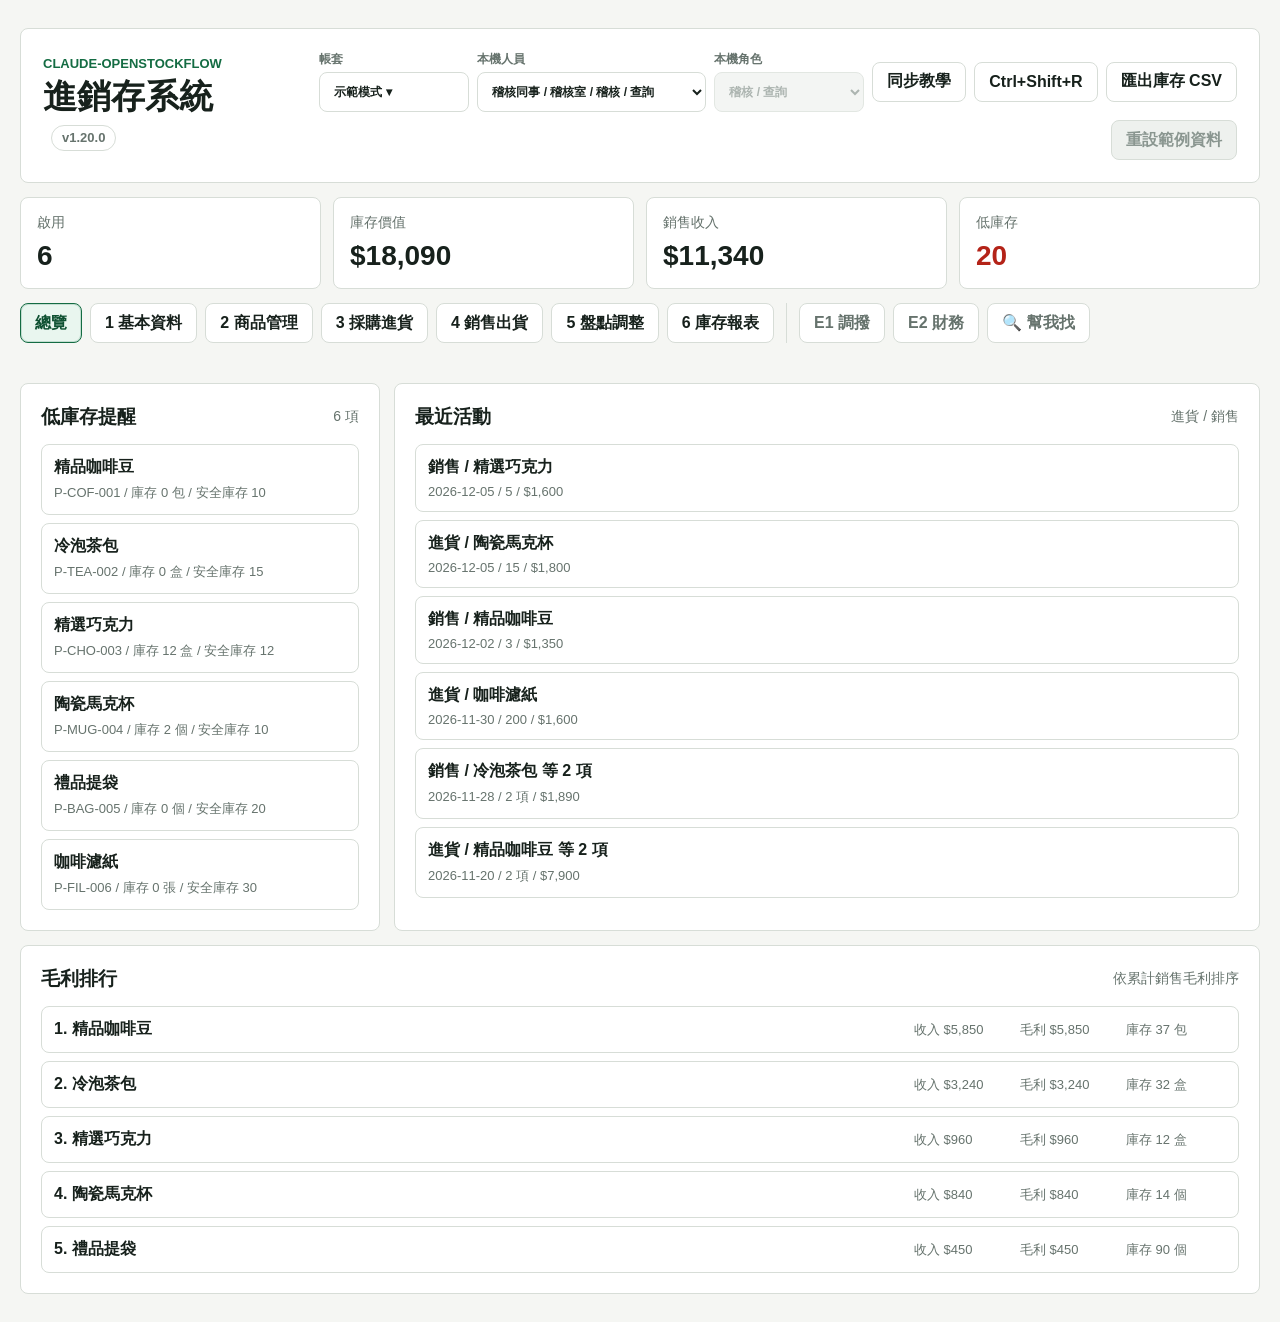
<file: index.html>
<!doctype html>
<html lang="zh-Hant">
  <head>
    <meta charset="utf-8">
    <meta name="viewport" content="width=device-width, initial-scale=1">
    <title>Claude-OpenStockFlow 進銷存系統</title>
    <link rel="stylesheet" href="./styles.css?v=1.18.0">
  </head>
  <body>
    <main class="app-shell">
      <header class="app-header">
        <div>
          <p class="eyebrow">Claude-OpenStockFlow</p>
          <h1>進銷存系統 <span class="version-badge" id="app-version">v0.0.0</span></h1>
        </div>
        <div class="header-actions">
          <label class="role-control">
            <span>帳套</span>
            <button class="button-secondary company-switch-btn" id="company-switch-button" type="button" onclick="showCompanyModal()"><span id="company-display">示範模式</span> ▾</button>
          </label>
          <label class="role-control">
            <span>本機人員</span>
            <select id="employee-select" aria-label="本機人員"></select>
          </label>
          <label class="role-control">
            <span>本機角色</span>
            <select id="role-select" aria-label="本機角色">
              <option value="owner">老闆 / 管理者</option>
              <option value="purchasing">採購</option>
              <option value="sales">銷售</option>
              <option value="warehouse">倉管</option>
              <option value="finance">財務</option>
              <option value="auditor">稽核 / 查詢</option>
            </select>
          </label>
          <button class="button-secondary" id="learning-button" type="button" data-tab="learning">同步教學</button>
          <button class="button-secondary" id="refresh-button" type="button" title="重新整理頁面">Ctrl+Shift+R</button>
          <button class="button-secondary" id="export-button" type="button">匯出庫存 CSV</button>
          <button class="button-danger" id="reset-button" type="button">重設範例資料</button>
        </div>
      </header>

      <section class="metrics" aria-label="總覽指標">
        <article class="metric">
          <span>啟用商品</span>
          <strong id="metric-products">0</strong>
        </article>
        <article class="metric">
          <span>庫存價值</span>
          <strong id="metric-stock-value">$0</strong>
        </article>
        <article class="metric">
          <span>銷售收入</span>
          <strong id="metric-revenue">$0</strong>
        </article>
        <article class="metric danger-metric">
          <span>低庫存</span>
          <strong id="metric-low-stock">0</strong>
        </article>
      </section>

      <nav class="tabs" aria-label="Claude-OpenStockFlow 功能模組">
        <div class="tab-group" aria-label="第一版功能">
          <button class="tab is-active" type="button" data-tab="overview">總覽</button>
          <button class="tab" type="button" data-tab="masterdata">1 基本資料</button>
          <button class="tab" type="button" data-tab="products">2 商品管理</button>
          <button class="tab" type="button" data-tab="purchases">3 採購進貨</button>
          <button class="tab" type="button" data-tab="sales">4 銷售出貨</button>
          <button class="tab" type="button" data-tab="adjustments">5 盤點調整</button>
          <button class="tab" type="button" data-tab="reports">6 庫存報表</button>
        </div>
        <div class="tab-group extension-tabs" aria-label="延伸模組">
          <button class="tab extension-tab" type="button" data-tab="transfers">E1 調撥</button>
          <button class="tab extension-tab" type="button" data-tab="finance">E2 財務</button>
          <button class="tab extension-tab" type="button" data-tab="find">🔍 幫我找</button>
        </div>
      </nav>

      <p class="status" id="status-line" role="status"></p>

      <section class="view is-active" data-view="overview">
        <div class="two-column">
          <section class="panel">
            <div class="panel-head">
              <h2>低庫存提醒</h2>
              <span id="overview-low-count">0 項</span>
            </div>
            <div id="low-stock-list" class="compact-list"></div>
          </section>
          <section class="panel">
            <div class="panel-head">
              <h2>最近活動</h2>
              <span>進貨 / 銷售</span>
            </div>
            <div id="recent-activity" class="compact-list"></div>
          </section>
        </div>
        <section class="panel single-panel">
          <div class="panel-head">
            <h2>毛利排行</h2>
            <span>依累計銷售毛利排序</span>
          </div>
          <div id="profit-ranking" class="ranking-list"></div>
        </section>
      </section>

      <section class="view" data-view="products">
        <div class="two-column">
          <form class="panel form-panel" id="product-form">
            <div class="panel-head form-title">
              <h2 id="product-form-title">新增商品</h2>
              <button class="ghost-button is-hidden" id="cancel-product-edit" type="button">取消編輯</button>
            </div>
            <input name="id" type="hidden">
            <label><span>SKU</span><input name="sku" type="text" maxlength="24" required></label>
            <label><span>商品名稱</span><input name="name" type="text" maxlength="60" required></label>
            <div class="form-grid">
              <label><span>分類</span><select name="category" data-category-select required></select></label>
              <label><span>單位</span><input name="unit" type="text" maxlength="12" value="件"></label>
            </div>
            <div class="form-grid">
              <label><span>成本</span><input name="cost" type="number" min="0" step="1" required></label>
              <label><span>售價</span><input name="price" type="number" min="0" step="1" required></label>
            </div>
            <label><span>安全庫存</span><input name="safetyStock" type="number" min="0" step="1" value="5" required></label>
            <button id="product-submit-button" type="submit">新增商品</button>
          </form>

          <section class="panel">
            <div class="panel-head">
              <h2>商品列表</h2>
              <div class="filters">
                <input id="product-query" type="search" placeholder="搜尋 SKU / 名稱">
                <select id="product-category-filter"></select>
              </div>
            </div>
            <div class="table-wrap">
              <table>
                <thead>
                  <tr><th>SKU</th><th>商品</th><th>分類</th><th>成本</th><th>售價</th><th>狀態</th><th>操作</th></tr>
                </thead>
                <tbody id="product-table"></tbody>
              </table>
            </div>
          </section>
        </div>
      </section>

      <section class="view" data-view="masterdata">
        <div class="two-column">
          <form class="panel form-panel" id="category-form">
            <h2>新增商品分類</h2>
            <label><span>分類代碼</span><input name="code" type="text" maxlength="20" required></label>
            <label><span>分類名稱</span><input name="name" type="text" maxlength="40" required></label>
            <div class="form-grid">
              <label><span>排序</span><input name="sortOrder" type="number" min="0" step="1" value="10" required></label>
              <label><span>備註</span><input name="note" type="text" maxlength="80"></label>
            </div>
            <button type="submit">新增分類</button>
          </form>
          <section class="panel">
            <div class="panel-head">
              <h2>商品分類列表</h2>
              <div class="filters">
                <input id="category-query" type="search" placeholder="搜尋代碼 / 名稱">
                <span id="category-count">0 筆</span>
              </div>
            </div>
            <div class="table-wrap">
              <table>
                <thead><tr><th>代碼</th><th>名稱</th><th>排序</th><th>備註</th><th>狀態</th><th>操作</th></tr></thead>
                <tbody id="category-table"></tbody>
              </table>
            </div>
          </section>
        </div>

        <div class="two-column single-panel">
          <form class="panel form-panel" id="warehouse-form">
            <h2>新增倉庫</h2>
            <label><span>倉庫代碼</span><input name="code" type="text" maxlength="20" required></label>
            <label><span>倉庫名稱</span><input name="name" type="text" maxlength="40" required></label>
            <div class="form-grid">
              <label>
                <span>類型</span>
                <select name="type" required>
                  <option value="warehouse">倉庫</option>
                  <option value="store">門市</option>
                  <option value="display">展示</option>
                  <option value="return">退貨</option>
                </select>
              </label>
              <label><span>備註</span><input name="note" type="text" maxlength="80"></label>
            </div>
            <button type="submit">新增倉庫</button>
          </form>
          <section class="panel">
            <div class="panel-head">
              <h2>倉庫列表</h2>
              <div class="filters">
                <input id="warehouse-query" type="search" placeholder="搜尋代碼 / 名稱 / 類型">
                <span id="warehouse-count">0 筆</span>
              </div>
            </div>
            <div class="table-wrap">
              <table>
                <thead><tr><th>代碼</th><th>名稱</th><th>類型</th><th>備註</th><th>狀態</th><th>操作</th></tr></thead>
                <tbody id="warehouse-table"></tbody>
              </table>
            </div>
          </section>
        </div>

        <div class="two-column single-panel">
          <form class="panel form-panel" id="department-form">
            <h2>新增部門</h2>
            <label><span>部門代碼</span><input name="code" type="text" maxlength="20" required></label>
            <label><span>部門名稱</span><input name="name" type="text" maxlength="40" required></label>
            <div class="form-grid">
              <label>
                <span>類型</span>
                <select name="type" required>
                  <option value="sales">銷售</option>
                  <option value="purchasing">採購</option>
                  <option value="warehouse">倉管</option>
                  <option value="finance">財務</option>
                  <option value="admin">管理</option>
                  <option value="audit">稽核</option>
                </select>
              </label>
              <label><span>備註</span><input name="note" type="text" maxlength="80"></label>
            </div>
            <button type="submit">新增部門</button>
          </form>
          <section class="panel">
            <div class="panel-head">
              <h2>部門列表</h2>
              <div class="filters">
                <input id="department-query" type="search" placeholder="搜尋代碼 / 名稱 / 類型">
                <span id="department-count">0 筆</span>
              </div>
            </div>
            <div class="table-wrap">
              <table>
                <thead><tr><th>代碼</th><th>名稱</th><th>類型</th><th>備註</th><th>狀態</th><th>操作</th></tr></thead>
                <tbody id="department-table"></tbody>
              </table>
            </div>
          </section>
        </div>

        <div class="two-column single-panel">
          <form class="panel form-panel" id="employee-form">
            <h2>新增員工</h2>
            <label><span>員工編號</span><input name="employeeNo" type="text" maxlength="24" required></label>
            <label><span>姓名</span><input name="name" type="text" maxlength="40" required></label>
            <div class="form-grid">
              <label><span>部門</span><select name="departmentId" data-department-select required></select></label>
              <label>
                <span>角色</span>
                <select name="role" required>
                  <option value="sales">銷售</option>
                  <option value="purchasing">採購</option>
                  <option value="warehouse">倉管</option>
                  <option value="finance">財務</option>
                  <option value="auditor">稽核 / 查詢</option>
                  <option value="owner">老闆 / 管理者</option>
                </select>
              </label>
            </div>
            <label><span>備註</span><input name="note" type="text" maxlength="80"></label>
            <button type="submit">新增員工</button>
          </form>
          <section class="panel">
            <div class="panel-head">
              <h2>員工列表</h2>
              <div class="filters">
                <input id="employee-query" type="search" placeholder="搜尋編號 / 姓名 / 部門">
                <span id="employee-count">0 筆</span>
              </div>
            </div>
            <div class="table-wrap">
              <table>
                <thead><tr><th>編號</th><th>姓名</th><th>部門</th><th>角色</th><th>狀態</th><th>操作</th></tr></thead>
                <tbody id="employee-table"></tbody>
              </table>
            </div>
          </section>
        </div>

        <section class="panel single-panel">
          <div class="panel-head">
            <h2>資料備份</h2>
            <div class="filters">
              <button class="button-secondary" id="backup-export-button" type="button">匯出完整備份</button>
              <label class="file-control"><span>選擇備份檔</span><input id="backup-file-input" type="file" accept="application/json,.json"></label>
              <button class="button-danger" id="restore-button" type="button" disabled>還原資料</button>
            </div>
          </div>
          <div id="backup-preview" class="backup-preview empty">尚未選擇備份檔。</div>
        </section>
      </section>

      <section class="view" data-view="masterdata">
        <div class="two-column">
          <form class="panel form-panel" id="partner-form">
            <div class="panel-head form-title">
              <h2 id="partner-form-title">新增往來對象</h2>
              <button class="ghost-button is-hidden" id="cancel-partner-edit" type="button">取消編輯</button>
            </div>
            <input name="id" type="hidden">
            <label>
              <span>類型</span>
              <select name="role" required>
                <option value="supplier">供應商</option>
                <option value="customer">客戶</option>
              </select>
            </label>
            <label><span>名稱</span><input name="name" type="text" maxlength="50" required></label>
            <div class="form-grid">
              <label><span>聯絡人</span><input name="contact" type="text" maxlength="40"></label>
              <label><span>電話</span><input name="phone" type="text" maxlength="30"></label>
            </div>
            <label><span>備註</span><input name="note" type="text" maxlength="80"></label>
            <button id="partner-submit-button" type="submit">新增往來對象</button>
          </form>
          <section class="panel">
            <div class="panel-head">
              <h2>往來對象列表</h2>
              <div class="filters">
                <input id="partner-query" type="search" placeholder="搜尋名稱 / 聯絡人">
                <select id="partner-role-filter">
                  <option value="">全部類型</option>
                  <option value="supplier">供應商</option>
                  <option value="customer">客戶</option>
                </select>
              </div>
            </div>
            <div class="table-wrap">
              <table>
                <thead><tr><th>類型</th><th>名稱</th><th>聯絡人</th><th>電話</th><th>狀態</th><th>操作</th></tr></thead>
                <tbody id="partner-table"></tbody>
              </table>
            </div>
          </section>
        </div>
      </section>

      <section class="view" data-view="purchases">
        <div class="two-column">
          <form class="panel form-panel" id="purchase-form">
            <h2>新增進貨單</h2>
            <label><span>進貨倉庫</span><select name="warehouseId" data-warehouse-select required></select></label>
            <label><span>第 1 筆商品</span><select name="productId" data-product-select required></select></label>
            <div class="form-grid">
              <label><span>數量</span><input name="quantity" type="number" min="1" step="1" required></label>
              <label><span>進貨單價</span><input name="unitCost" type="number" min="0" step="1" required></label>
            </div>
            <label><span>第 2 筆商品（選填）</span><select name="productId2" data-product-select></select></label>
            <div class="form-grid">
              <label><span>第 2 筆數量</span><input name="quantity2" type="number" min="1" step="1"></label>
              <label><span>第 2 筆單價</span><input name="unitCost2" type="number" min="0" step="1"></label>
            </div>
            <label><span>供應商</span><select name="supplierId" data-supplier-select></select></label>
            <label><span>日期</span><input name="date" type="date" required></label>
            <label><span>備註</span><input name="note" type="text" maxlength="80"></label>
            <label class="checkbox-filter"><input name="saveAsDraft" type="checkbox"><span>先存草稿</span></label>
            <label class="checkbox-filter"><input name="createPayable" type="checkbox"><span>建立應付帳款</span></label>
            <label><span>付款到期日</span><input name="dueDate" type="date"></label>
            <button type="submit">儲存進貨單</button>
          </form>
          <section class="panel">
            <div class="panel-head">
              <h2>進貨紀錄</h2>
              <div class="filters">
                <input id="purchase-query" type="search" placeholder="搜尋商品 / 供應商">
                <input id="purchase-month" type="month">
                <label class="checkbox-filter" data-void-ui-include-voided-filter><input id="purchase-include-voided" type="checkbox"><span>包含作廢</span></label>
                <span id="purchase-count">0 筆</span>
              </div>
            </div>
            <div id="purchase-list" class="record-list"></div>
          </section>
        </div>
        <section class="panel single-panel">
          <div class="panel-head">
            <h2>進貨退貨紀錄</h2>
            <span id="purchase-return-count">0 筆</span>
          </div>
          <div id="purchase-return-list" class="record-list"></div>
        </section>
      </section>

      <section class="view" data-view="sales">
        <div class="two-column">
          <form class="panel form-panel" id="sale-form">
            <h2>新增銷售單</h2>
            <label><span>出貨倉庫</span><select name="warehouseId" data-warehouse-select data-sale-warehouse required></select></label>
            <label><span>第 1 筆商品</span><select name="productId" data-product-select required></select></label>
            <div class="form-grid">
              <label><span>數量</span><input name="quantity" type="number" min="1" step="1" required></label>
              <label><span>銷售單價</span><input name="unitPrice" type="number" min="0" step="1" required></label>
            </div>
            <label><span>第 2 筆商品（選填）</span><select name="productId2" data-product-select></select></label>
            <div class="form-grid">
              <label><span>第 2 筆數量</span><input name="quantity2" type="number" min="1" step="1"></label>
              <label><span>第 2 筆單價</span><input name="unitPrice2" type="number" min="0" step="1"></label>
            </div>
            <label><span>客戶</span><select name="customerId" data-customer-select></select></label>
            <label><span>日期</span><input name="date" type="date" required></label>
            <label><span>備註</span><input name="note" type="text" maxlength="80"></label>
            <label class="checkbox-filter"><input name="saveAsDraft" type="checkbox"><span>先存草稿</span></label>
            <label class="checkbox-filter"><input name="createReceivable" type="checkbox"><span>建立應收帳款</span></label>
            <label><span>收款到期日</span><input name="dueDate" type="date"></label>
            <button type="submit">儲存銷售單</button>
          </form>
          <section class="panel">
            <div class="panel-head">
              <h2>銷售紀錄</h2>
              <div class="filters">
                <input id="sale-query" type="search" placeholder="搜尋商品 / 客戶">
                <input id="sale-month" type="month">
                <label class="checkbox-filter" data-void-ui-include-voided-filter><input id="sale-include-voided" type="checkbox"><span>包含作廢</span></label>
                <span id="sale-count">0 筆</span>
              </div>
            </div>
            <div id="sale-list" class="record-list"></div>
          </section>
        </div>
        <section class="panel single-panel">
          <div class="panel-head">
            <h2>銷售退貨紀錄</h2>
            <span id="sale-return-count">0 筆</span>
          </div>
          <div id="sale-return-list" class="record-list"></div>
        </section>
      </section>

      <section class="view" data-view="adjustments">
        <div class="two-column">
          <form class="panel form-panel" id="adjustment-form">
            <h2>新增盤點調整</h2>
            <label><span>盤點倉庫</span><select name="warehouseId" data-warehouse-select required></select></label>
            <label><span>盤點商品</span><select name="productId" data-product-select required></select></label>
            <label><span>實際盤點數量</span><input name="countedQuantity" type="number" min="0" step="1" required></label>
            <div class="form-grid">
              <label>
                <span>原因</span>
                <select name="reason" required>
                  <option value="盤點差異">盤點差異</option>
                  <option value="損耗">損耗</option>
                  <option value="補登">補登</option>
                  <option value="資料修正">資料修正</option>
                </select>
              </label>
              <label><span>日期</span><input name="date" type="date" required></label>
            </div>
            <label><span>備註</span><input name="note" type="text" maxlength="80"></label>
            <button type="submit">儲存盤點調整</button>
          </form>
          <section class="panel">
            <div class="panel-head">
              <h2>盤點調整紀錄</h2>
              <div class="filters">
                <input id="adjustment-query" type="search" placeholder="搜尋商品 / 單號 / 原因">
                <input id="adjustment-month" type="month">
                <span id="adjustment-count">0 筆</span>
              </div>
            </div>
            <div id="adjustment-list" class="record-list"></div>
          </section>
        </div>
      </section>

      <section class="view" data-view="transfers">
        <div class="two-column">
          <form class="panel form-panel" id="transfer-form">
            <h2>新增調撥單</h2>
            <div class="form-grid">
              <label><span>來源倉庫</span><select name="fromWarehouseId" data-warehouse-select id="transfer-from-warehouse" required></select></label>
              <label><span>目的倉庫</span><select name="toWarehouseId" data-warehouse-select required></select></label>
            </div>
            <label><span>第 1 筆商品</span><select name="productId" data-transfer-product-select required></select></label>
            <label><span>第 1 筆數量</span><input name="quantity" type="number" min="1" step="1" required></label>
            <label><span>第 2 筆商品（選填）</span><select name="productId2" data-transfer-product-select></select></label>
            <label><span>第 2 筆數量</span><input name="quantity2" type="number" min="1" step="1"></label>
            <label><span>日期</span><input name="date" type="date" required></label>
            <label><span>備註</span><input name="note" type="text" maxlength="80"></label>
            <button type="submit">儲存調撥單</button>
          </form>
          <section class="panel">
            <div class="panel-head">
              <h2>調撥紀錄</h2>
              <div class="filters">
                <input id="transfer-query" type="search" placeholder="搜尋商品 / 倉庫 / 單號">
                <input id="transfer-month" type="month">
                <span id="transfer-count">0 筆</span>
              </div>
            </div>
            <div id="transfer-list" class="record-list"></div>
          </section>
        </div>
      </section>

      <section class="view" data-view="finance">
        <section class="report-grid" aria-label="財務摘要">
          <article class="report-card"><span>應收餘額</span><strong id="finance-receivable-balance">$0</strong><small id="finance-receivable-paid">$0 已收</small></article>
          <article class="report-card"><span>應付餘額</span><strong id="finance-payable-balance">$0</strong><small id="finance-payable-paid">$0 已付</small></article>
          <article class="report-card"><span>本期收款</span><strong id="finance-cash-in">$0</strong><small>已入帳收款</small></article>
          <article class="report-card"><span>本期付款</span><strong id="finance-cash-out">$0</strong><small>已入帳付款</small></article>
        </section>
        <div class="two-column">
          <form class="panel form-panel" id="payment-form">
            <h2>登錄收付款</h2>
            <div class="form-grid">
              <label><span>方向</span><select name="direction" id="payment-direction" required><option value="in">收款</option><option value="out">付款</option></select></label>
              <label><span>沖帳對象</span><select name="targetId" id="payment-target" required></select></label>
            </div>
            <label><span>金額</span><input name="amount" type="number" min="0" step="0.01" data-numeric="money" required></label>
            <div class="form-grid">
              <label><span>方式</span><select name="method">
                <option value="現金">現金</option>
                <option value="匯款">匯款</option>
                <option value="支票">支票</option>
                <option value="信用卡">信用卡</option>
                <option value="其他">其他</option>
              </select></label>
              <label><span>日期</span><input name="date" type="date" required></label>
            </div>
            <label><span>備註</span><input name="note" type="text" maxlength="80"></label>
            <button type="submit">儲存收付款</button>
          </form>
          <section class="panel">
            <div class="panel-head">
              <h2>應收 / 應付</h2>
              <div class="filters">
                <input id="finance-query" type="search" placeholder="搜尋客戶 / 供應商 / 單號">
                <input id="finance-month" type="month">
              </div>
            </div>
            <div class="finance-columns">
              <div><h2 class="subhead">應收</h2><div id="receivable-list" class="record-list"></div></div>
              <div><h2 class="subhead">應付</h2><div id="payable-list" class="record-list"></div></div>
            </div>
          </section>
        </div>
        <div class="two-column single-panel">
          <form class="panel form-panel" id="preferences-form">
            <h2>語系、格式與報表設定</h2>
            <div class="form-grid">
              <label><span>介面語言</span><select name="interfaceLanguage"><option value="zh-Hant">繁體中文</option></select></label>
              <label><span>地區格式</span><select name="locale"><option value="zh-Hant-TW">繁中 / 台灣</option><option value="en-US">英文 / 美國</option><option value="ja-JP">日文 / 日本</option></select></label>
            </div>
            <div class="form-grid">
              <label><span>數量小數位</span><input name="quantityDecimals" type="number" min="0" max="6" step="1" data-numeric="integer" required></label>
              <label><span>金額小數位</span><input name="moneyDecimals" type="number" min="0" max="6" step="1" data-numeric="integer" required></label>
            </div>
            <div class="form-grid">
              <label><span>千分位符號</span><input name="thousandsSeparator" type="text" maxlength="2"></label>
              <label><span>小數點符號</span><input name="decimalSeparator" type="text" maxlength="2"></label>
            </div>
            <label><span>日期格式</span><select name="dateFormat"><option value="YYYY-MM-DD">YYYY-MM-DD</option><option value="YYYY/MM/DD">YYYY/MM/DD</option><option value="DD/MM/YYYY">DD/MM/YYYY</option><option value="MM/DD/YYYY">MM/DD/YYYY</option></select></label>
            <div class="form-grid">
              <label><span>貨幣代碼</span><input name="currencyCode" type="text" maxlength="8" placeholder="TWD"></label>
              <label><span>貨幣符號</span><input name="currencySymbol" type="text" maxlength="4" placeholder="$"></label>
            </div>
            <label><span>貨幣符號位置</span><select name="currencyPosition"><option value="prefix">金額前方</option><option value="suffix">金額後方</option></select></label>
            <label><span>報表抬頭</span><input name="reportTitle" type="text" maxlength="80"></label>
            <label><span>頁首文字</span><input name="reportHeaderText" type="text" maxlength="80"></label>
            <label><span>頁尾文字</span><input name="reportFooterText" type="text" maxlength="120"></label>
            <label class="checkbox-filter"><input name="showPrintDate" type="checkbox"><span>列印時顯示日期</span></label>
            <button type="submit">儲存設定</button>
          </form>
          <section class="panel">
            <div class="panel-head"><h2>收付款紀錄</h2><span id="payment-count">0 筆</span></div>
            <div id="payment-list" class="record-list"></div>
          </section>
        </div>
      </section>

      <section class="view" data-view="reports">
        <section class="report-hero panel">
          <div>
            <h2 id="report-title">營運報表</h2>
            <p id="report-header-text">彙整進貨、銷售、庫存、調撥與財務資料。</p>
            <p class="print-meta" id="report-print-date"></p>
          </div>
          <div class="filters">
            <label class="report-month"><span>報表月份</span><input id="report-month" type="month"></label>
            <button class="button-secondary" id="report-print-button" type="button">列印報表</button>
          </div>
        </section>
        <section class="panel single-panel">
          <div class="panel-head"><h2>財務摘要</h2><span id="finance-report-label">本期</span></div>
          <section class="report-grid" aria-label="報表財務摘要">
            <article class="report-card"><span>應收未結</span><strong id="report-receivable-balance">$0</strong><small id="report-receivable-total">$0 應收總額</small></article>
            <article class="report-card"><span>應付未結</span><strong id="report-payable-balance">$0</strong><small id="report-payable-total">$0 應付總額</small></article>
            <article class="report-card"><span>現金流入</span><strong id="report-cash-in">$0</strong><small>收款入帳</small></article>
            <article class="report-card"><span>現金流出</span><strong id="report-cash-out">$0</strong><small>付款入帳</small></article>
          </section>
        </section>
        <section class="report-grid" aria-label="報表摘要">
          <article class="report-card"><span>銷售收入</span><strong id="report-sales-revenue">$0</strong><small id="report-sales-count">0 筆 / 0 件</small></article>
          <article class="report-card"><span>進貨成本</span><strong id="report-purchase-cost">$0</strong><small id="report-purchase-count">0 筆 / 0 件</small></article>
          <article class="report-card"><span>毛利</span><strong id="report-gross-profit">$0</strong><small id="report-margin-rate">毛利率 0%</small></article>
          <article class="report-card"><span>低庫存項目</span><strong id="report-low-stock">0</strong><small>需要補貨</small></article>
        </section>
        <section class="panel single-panel"><div class="panel-head"><h2>倉庫庫存摘要</h2><span>依倉庫彙總庫存狀態</span></div><div id="warehouse-summary-cards" class="ranking-list"></div></section>
        <section class="panel single-panel"><div class="panel-head"><h2>倉庫調撥摘要</h2><span>各倉庫調入、調出與淨流量</span></div><div id="warehouse-transfer-cards" class="ranking-list"></div></section>
        <section class="panel single-panel"><div class="panel-head"><h2>商品跨倉分布</h2><span>各商品在不同倉庫的庫存</span></div><div id="warehouse-distribution-list" class="compact-list"></div></section>
        <div class="two-column report-sections">
          <section class="panel"><div class="panel-head"><h2>銷售明細</h2><span id="report-sales-label">全部</span></div><div id="report-sales-list" class="record-list"></div></section>
          <section class="panel"><div class="panel-head"><h2>進貨明細</h2><span id="report-purchases-label">全部</span></div><div id="report-purchase-list" class="record-list"></div></section>
        </div>
        <section class="panel single-panel"><div class="panel-head"><h2>毛利排行報表</h2><span>依累計銷售毛利排序</span></div><div id="report-profit-ranking" class="ranking-list"></div></section>
        <section class="panel single-panel">
          <div class="panel-head">
            <h2>庫存異動明細</h2>
            <div class="filters"><input id="movement-query" type="search" placeholder="搜尋商品 / 對象 / 備註"><span id="movement-count">0 筆</span></div>
          </div>
          <div class="table-wrap">
            <table>
              <thead><tr><th>日期</th><th>類型</th><th>單號 / 商品</th><th>異動數量</th><th>金額</th><th>對象</th><th>備註</th></tr></thead>
              <tbody id="movement-table"></tbody>
            </table>
          </div>
        </section>
        <section class="panel single-panel">
          <div class="panel-head">
            <h2>稽核紀錄</h2>
            <div class="filters">
              <input id="audit-query" type="search" placeholder="搜尋操作者 / 單號 / 摘要">
              <input id="audit-month" type="month">
              <select id="audit-action-filter">
                <option value="">全部動作</option>
                <option value="create">新增</option>
                <option value="delete">刪除 / 作廢</option>
                <option value="update">修改</option>
                <option value="read">查詢</option>
                <option value="print">列印</option>
                <option value="export">匯出</option>
                <option value="restore">還原</option>
                <option value="access">權限</option>
              </select>
              <label class="checkbox-filter"><input id="audit-high-risk-only" type="checkbox"><span>只看高風險</span></label>
              <button class="button-secondary" id="audit-export-button" type="button">匯出稽核 CSV</button>
              <span id="audit-count">0 筆</span>
            </div>
          </div>
          <div class="table-wrap">
            <table>
              <thead><tr><th>時間</th><th>操作者</th><th>動作</th><th>對象</th><th>摘要</th><th>結果</th><th>風險</th></tr></thead>
              <tbody id="audit-table"></tbody>
            </table>
          </div>
        </section>
        <section class="panel">
          <div class="panel-head stock-head">
            <h2>庫存報表</h2>
            <div class="filters">
              <input id="stock-query" type="search" placeholder="搜尋 SKU / 名稱">
              <select id="category-filter"></select>
              <select id="warehouse-filter"></select>
              <select id="stock-sort">
                <option value="sku">依 SKU</option>
                <option value="lowStockFirst">低庫存優先</option>
                <option value="onHandAsc">庫存由少到多</option>
                <option value="stockValueDesc">庫存價值由高到低</option>
                <option value="grossProfitDesc">毛利由高到低</option>
              </select>
              <label class="checkbox-filter"><input id="low-stock-only" type="checkbox"><span>只看低庫存</span></label>
            </div>
          </div>
          <div class="table-wrap">
            <table>
              <thead><tr><th>SKU</th><th>商品</th><th>倉庫</th><th>分類</th><th>庫存</th><th>調整</th><th>安全庫存</th><th>庫存價值</th><th>收入</th><th>毛利</th><th>狀態</th></tr></thead>
              <tbody id="stock-table"></tbody>
            </table>
          </div>
        </section>
      </section>

      <section class="view" data-view="find">
        <div class="panel single-panel">
          <div class="panel-head">
            <h2>幫我找</h2>
            <input id="find-query" type="search" placeholder="例：低庫存、沒收錢、賣不出去…">
            <span id="find-result-count"></span>
          </div>
          <div id="find-chips" class="find-chips-container"></div>
          <div id="find-results" class="record-list"></div>
        </div>
      </section>

      <section class="view" data-view="learning">
        <section class="learning-shell">
          <aside class="learning-sidebar panel" aria-label="同步教學章節">
            <div class="learning-sidebar-head">
              <h2>同步教學</h2>
              <input id="learning-query" type="search" placeholder="搜尋同步 / 備份 / 借出 / 應收">
            </div>
            <div id="learning-topic-list" class="learning-topic-list"></div>
          </aside>
          <section class="learning-main panel">
            <div id="learning-content" class="learning-content"></div>
            <div class="learning-nav">
              <button class="button-secondary" id="learning-prev" type="button">上一章</button>
              <button class="button-secondary" id="learning-next" type="button">下一章</button>
            </div>
          </section>
          <aside class="learning-reference panel" aria-label="人肉驗證清單">
            <div class="panel-head">
              <h2>人肉驗證清單</h2>
              <span>範例資料</span>
            </div>
            <div id="learning-checklist" class="learning-checklist"></div>
          </aside>
        </section>
      </section>

    </main>

    <!-- 公司帳套管理 Modal -->
    <div class="company-modal-overlay" id="company-modal" hidden>
      <div class="company-modal-box">
        <div class="company-modal-head">
          <h3>公司帳套管理</h3>
          <button class="company-modal-close" type="button" onclick="hideCompanyModal()" aria-label="關閉">×</button>
        </div>
        <div class="company-modal-body">
          <div id="company-list"></div>
          <hr class="company-divider">
          <h4>新增公司帳套</h4>
          <div class="company-form-row">
            <input type="text" id="new-company-name" placeholder="公司名稱（必填）" maxlength="40" style="flex:2">
            <input type="text" id="new-company-code" placeholder="代碼（選填，英數）" maxlength="10" style="flex:1">
            <button class="button-primary" type="button" onclick="handleCreateCompany()">建立並切換</button>
          </div>
          <p class="company-hint">建立後頁面重新載入，舊帳套資料不受影響。首次建立時，示範模式的資料會遷移至此帳套。</p>
        </div>
      </div>
    </div>

    <script>
    /* ── Script loader ── 升版只需改這一處 ── */
    (function () {
      var V = "1.20.0";
      var files = [
        "core/inventoryUtils", "core/inventoryModelsMaster", "core/inventoryModelsFinance", "core/inventoryModels", "ui/inventoryI18n", "services/inventoryAccess",
        "services/inventoryAudit", "services/inventoryBackup", "core/inventoryReports", "ui/inventoryMasterDataUi",
        "core/inventoryStoreMaster", "core/inventoryStoreFinance", "core/inventoryStoreTransactions",
        "core/inventoryStore", "core/inventoryStorage", "ui/inventoryRenderers", "ui/inventoryMessages",
        "app/appSeedData",
        "app/appFormatters", "app/appTextBaseline", "app/appDocumentUi",
        "app/appMaster", "app/appPurchases", "app/appSales", "app/appAdjustments", "app/appFinance", "app/appReports",
        "app/appCompany", "app/appFind",
        "app/app"
      ];
      function load(i) {
        if (i >= files.length) return;
        var s = document.createElement("script");
        s.src = "./" + files[i] + ".js?v=" + V;
        s.onload = function () { load(i + 1); };
        s.onerror = function () {
          console.error("[Claude-OpenStockFlow] 載入失敗：" + files[i] + ".js — 請重新整理頁面");
          load(i + 1);
        };
        document.body.appendChild(s);
      }
      load(0);
    })();
    </script>
  </body>
</html>
</file>
<file: styles.css>
/* Sections: Base, Layout, Controls, Metrics/Nav, Page Layouts, Reports, Panels/Forms, Tables, Badges/Actions, Lists/Cards, States, Learning, Responsive */
/* Base */
:root {
  color-scheme: light;
  --bg: #f5f6f3;
  --surface: #ffffff;
  --ink: #17211c;
  --muted: #66736d;
  --line: #d7ddd7;
  --green: #146c43;
  --green-dark: #0f5132;
  --red: #b42318;
  --red-dark: #8f1b12;
  --blue: #315f93;
  --blue-dark: #244c77;
  --amber: #a16207;
  --focus: rgb(20 108 67 / 0.18);
  --danger-focus: rgb(180 35 24 / 0.18);
}

* {
  box-sizing: border-box;
}

body {
  margin: 0;
  min-height: 100vh;
  background: var(--bg);
  color: var(--ink);
  font-family: "Segoe UI", "Noto Sans TC", Arial, sans-serif;
}

button,
input,
select {
  font: inherit;
}

/* Layout */
.app-shell {
  width: min(1240px, calc(100% - 32px));
  margin: 0 auto;
  padding: 28px 0;
}

.app-header,
.metric,
.panel {
  background: var(--surface);
  border: 1px solid var(--line);
  border-radius: 8px;
}

.app-header {
  display: flex;
  justify-content: space-between;
  align-items: center;
  gap: 18px;
  padding: 22px;
}

.header-actions {
  display: flex;
  align-items: center;
  justify-content: flex-end;
  flex-wrap: wrap;
  gap: 10px;
}

.role-control {
  display: grid;
  gap: 4px;
  min-width: 150px;
  color: var(--muted);
  font-size: 12px;
  font-weight: 800;
}

.role-control select {
  min-height: 38px;
  border: 1px solid var(--line);
  border-radius: 8px;
  background: #fff;
  color: var(--ink);
  padding: 0 10px;
}

.eyebrow {
  margin: 0 0 6px;
  color: var(--green);
  font-size: 13px;
  font-weight: 900;
  letter-spacing: 0;
  text-transform: uppercase;
}

h1,
h2 {
  margin: 0;
  letter-spacing: 0;
}

h1 {
  font-size: 34px;
  line-height: 1.15;
}

.version-badge {
  display: inline-flex;
  align-items: center;
  min-height: 26px;
  margin-left: 8px;
  border: 1px solid var(--line);
  border-radius: 999px;
  padding: 0 10px;
  color: var(--muted);
  font-size: 13px;
  font-weight: 800;
  vertical-align: middle;
}

h2 {
  font-size: 19px;
}

/* Controls */
.header-actions,
.filters {
  display: flex;
  flex-wrap: wrap;
  gap: 8px;
  align-items: center;
}

button {
  height: 40px;
  border: 1px solid var(--green);
  border-radius: 8px;
  background: var(--green);
  color: #ffffff;
  cursor: pointer;
  font-weight: 800;
  padding: 0 14px;
}

button:hover {
  background: var(--green-dark);
}

button:focus-visible,
.tab:focus-visible,
.text-button:focus-visible,
input:focus-visible,
select:focus-visible {
  outline: 3px solid var(--focus);
  outline-offset: 2px;
}

button:disabled,
button.is-disabled,
input:disabled,
select:disabled {
  border-color: var(--line);
  background: #eef1ee;
  color: #8a9690;
  cursor: not-allowed;
}

.button-secondary {
  border-color: var(--line);
  background: #ffffff;
  color: var(--ink);
}

.button-secondary:hover {
  border-color: var(--blue);
  background: #eef5fb;
  color: var(--blue-dark);
}

.header-actions .button-secondary.is-active {
  border-color: var(--green);
  background: #e9f6ef;
  color: var(--green-dark);
}

.button-danger {
  border-color: var(--red);
  background: #ffffff;
  color: var(--red);
}

.button-danger:hover {
  background: var(--red);
  color: #ffffff;
}

.button-danger:focus-visible,
.text-button.action-danger:focus-visible {
  outline-color: var(--danger-focus);
}

.ghost-button,
.tab {
  border-color: var(--line);
  background: #ffffff;
  color: var(--ink);
}

.ghost-button:hover,
.tab:hover {
  background: #eef3ef;
}

/* Metrics and navigation */
.metrics {
  display: grid;
  grid-template-columns: repeat(4, minmax(0, 1fr));
  gap: 12px;
  margin: 14px 0;
}

.metric {
  display: grid;
  gap: 8px;
  padding: 16px;
}

.metric span {
  color: var(--muted);
  font-size: 14px;
}

.metric strong {
  font-size: 28px;
}

.danger-metric strong {
  color: var(--red);
}

.tabs {
  display: flex;
  gap: 8px;
  overflow-x: auto;
  padding-bottom: 8px;
}

.tab-group {
  display: flex;
  flex: 0 0 auto;
  gap: 8px;
}

.extension-tabs {
  border-left: 1px solid var(--line);
  margin-left: 4px;
  padding-left: 12px;
}

.tab {
  flex: 0 0 auto;
}

.extension-tab {
  color: var(--muted);
}

.tab.is-active {
  border-color: var(--green);
  color: var(--green-dark);
  background: #e9f6ef;
  box-shadow: inset 0 0 0 1px rgb(20 108 67 / 0.18);
}

.status {
  min-height: 22px;
  margin: 0 0 10px;
  color: var(--muted);
  font-size: 14px;
}

.status.is-error {
  color: var(--red);
  font-weight: 800;
}

.status.is-success {
  color: var(--green-dark);
  font-weight: 800;
}

.status.is-warning {
  color: var(--amber);
  font-weight: 800;
}

.view {
  display: none;
}

.view.is-active {
  display: block;
}

/* Page layouts */
.two-column {
  display: grid;
  grid-template-columns: 360px 1fr;
  gap: 14px;
}

.single-panel {
  margin-top: 14px;
}

/* Reports */
.report-hero {
  display: flex;
  justify-content: space-between;
  gap: 18px;
  align-items: center;
  margin-bottom: 14px;
}

.report-hero p {
  margin: 6px 0 0;
  color: var(--muted);
}

.print-meta {
  font-size: 13px;
}

.report-month {
  min-width: 220px;
}

.report-grid {
  display: grid;
  grid-template-columns: repeat(4, minmax(0, 1fr));
  gap: 12px;
  margin-bottom: 14px;
}

.report-card {
  display: grid;
  gap: 8px;
  padding: 16px;
  border: 1px solid var(--line);
  border-radius: 8px;
  background: var(--surface);
}

.report-card span,
.report-card small {
  color: var(--muted);
}

.report-card strong {
  font-size: 26px;
}

.report-sections {
  margin-bottom: 14px;
}

.finance-columns {
  display: grid;
  grid-template-columns: repeat(2, minmax(0, 1fr));
  gap: 14px;
}

.subhead {
  margin-bottom: 10px;
  font-size: 15px;
}

/* Panels and forms */
.panel {
  min-width: 0;
  padding: 20px;
}

.form-panel {
  display: grid;
  gap: 14px;
  align-content: start;
}

.form-grid {
  display: grid;
  grid-template-columns: repeat(2, minmax(0, 1fr));
  gap: 10px;
}

label {
  display: grid;
  gap: 7px;
  color: var(--muted);
  font-size: 14px;
  font-weight: 800;
}

input,
select {
  width: 100%;
  height: 40px;
  border: 1px solid var(--line);
  border-radius: 8px;
  background: #ffffff;
  color: var(--ink);
  padding: 0 11px;
}

input:focus,
select:focus {
  border-color: var(--green);
  outline: 3px solid rgb(20 108 67 / 0.16);
}

.panel-head {
  display: flex;
  justify-content: space-between;
  align-items: center;
  gap: 12px;
  margin-bottom: 14px;
}

.form-title {
  margin-bottom: 0;
}

.is-hidden {
  display: none !important;
}

.panel-head span {
  color: var(--muted);
  font-size: 14px;
}

.panel-head input {
  max-width: 260px;
}

.panel-head .filters input,
.panel-head .filters select {
  max-width: 180px;
}

.stock-head {
  align-items: start;
}

.checkbox-filter {
  grid-auto-flow: column;
  align-items: center;
  gap: 8px;
  height: 40px;
  padding: 0 10px;
  border: 1px solid var(--line);
  border-radius: 8px;
  background: #ffffff;
}

.checkbox-filter input {
  width: 16px;
  height: 16px;
}

.file-control {
  display: inline-flex;
  grid-auto-flow: initial;
  align-items: center;
  height: 40px;
  gap: 8px;
  border: 1px solid var(--line);
  border-radius: 8px;
  background: #ffffff;
  color: var(--ink);
  padding: 0 10px;
}

.file-control input {
  width: min(240px, 100%);
  height: auto;
  border: 0;
  padding: 0;
}

/* Tables */
.table-wrap {
  overflow-x: auto;
}

table {
  width: 100%;
  border-collapse: collapse;
  min-width: 760px;
}

th,
td {
  padding: 11px 10px;
  border-bottom: 1px solid var(--line);
  text-align: left;
  vertical-align: middle;
}

th {
  color: var(--muted);
  font-size: 13px;
  font-weight: 900;
}

td {
  font-size: 14px;
}

.row-title {
  display: grid;
  gap: 3px;
}

.row-title strong {
  overflow-wrap: anywhere;
}

.row-title span {
  color: var(--muted);
  font-size: 12px;
}

/* Badges and actions */
.badge {
  display: inline-flex;
  align-items: center;
  min-height: 26px;
  border-radius: 999px;
  padding: 0 9px;
  background: #edf4f0;
  color: var(--green-dark);
  font-size: 12px;
  font-weight: 900;
}

.badge.warn {
  background: #fff7ed;
  color: var(--amber);
}

.badge.neutral {
  background: #eef2ff;
  color: var(--blue);
}

.badge.danger {
  background: #fff1f0;
  color: var(--red);
}

.text-button {
  height: 32px;
  border-color: var(--line);
  background: #ffffff;
  color: var(--blue-dark);
  padding: 0 10px;
}

.text-button:hover {
  border-color: var(--blue);
  background: #eef5fb;
  color: var(--blue-dark);
}

.text-button.action-danger {
  border-color: #f0c9c5;
  color: var(--red);
}

.text-button.action-danger:hover {
  border-color: var(--red);
  background: var(--red);
  color: #ffffff;
}

/* Lists and cards */
.record-list,
.compact-list,
.ranking-list {
  display: grid;
  gap: 8px;
}

.record-card,
.compact-card,
.ranking-card {
  display: grid;
  gap: 6px;
  padding: 12px;
  border: 1px solid var(--line);
  border-radius: 8px;
}

.record-card {
  grid-template-columns: 1fr auto;
  align-items: center;
}

.record-side {
  display: flex;
  gap: 8px;
  align-items: center;
  justify-content: end;
}

.table-actions {
  display: flex;
  flex-wrap: wrap;
  gap: 6px;
}

.ranking-card {
  grid-template-columns: minmax(0, 1fr) repeat(3, minmax(100px, auto));
  align-items: center;
}

.record-card strong,
.compact-card strong,
.ranking-card strong {
  overflow-wrap: anywhere;
}

.record-meta,
.compact-meta {
  color: var(--muted);
  font-size: 13px;
}

.void-detail {
  display: grid;
  gap: 4px;
  margin-top: 8px;
  padding: 9px 10px;
  border: 1px solid #f0c9c5;
  border-radius: 8px;
  background: #fffafa;
  color: var(--muted);
  font-size: 12px;
}

/* Amounts and movement states */
.amount {
  font-size: 16px;
  font-weight: 900;
}

.amount.income {
  color: var(--green);
}

.amount.expense {
  color: var(--red);
}

.movement-positive {
  color: var(--green-dark);
  font-weight: 900;
}

.movement-negative {
  color: var(--red);
  font-weight: 900;
}

.text-danger { color: var(--red); font-weight: 500; }

/* Empty and backup states */
.empty {
  padding: 24px;
  color: var(--muted);
  text-align: center;
}

.backup-preview {
  display: grid;
  gap: 8px;
  color: var(--muted);
}

.backup-preview strong {
  color: var(--ink);
}

/* Learning */
.learning-shell {
  display: grid;
  grid-template-columns: 260px minmax(0, 1fr) 280px;
  gap: 14px;
  align-items: start;
}

.learning-sidebar,
.learning-reference {
  position: sticky;
  top: 14px;
}

.learning-sidebar-head,
.learning-content,
.learning-checklist,
.learning-section {
  display: grid;
  gap: 12px;
}

.learning-sidebar-head {
  margin-bottom: 12px;
}

.learning-topic-list {
  display: grid;
  gap: 6px;
}

.learning-topic-button {
  width: 100%;
  height: auto;
  min-height: 42px;
  justify-content: start;
  border-color: var(--line);
  background: #ffffff;
  color: var(--ink);
  text-align: left;
}

.learning-topic-button:hover,
.learning-topic-button.is-active {
  border-color: var(--green);
  background: #e9f6ef;
  color: var(--green-dark);
}

.learning-hero {
  display: grid;
  gap: 8px;
  padding-bottom: 14px;
  border-bottom: 1px solid var(--line);
}

.learning-hero p,
.learning-section p,
.learning-section li,
.learning-checklist li {
  color: var(--muted);
  line-height: 1.7;
}

.learning-section h3 {
  margin: 0;
  font-size: 16px;
}

.learning-section ul,
.learning-checklist ul {
  margin: 0;
  padding-left: 20px;
}

.learning-warning {
  border-left: 4px solid var(--amber);
  background: #fffaf0;
  padding: 12px;
}

.learning-danger {
  border-left-color: var(--red);
  background: #fff6f5;
}

.learning-nav {
  display: flex;
  justify-content: space-between;
  gap: 10px;
  margin-top: 18px;
  padding-top: 14px;
  border-top: 1px solid var(--line);
}

/* Responsive */
@media (max-width: 900px) {
  .app-shell {
    width: min(100% - 20px, 1240px);
    padding: 18px 0;
  }

  .app-header,
  .panel-head,
  .stock-head {
    display: grid;
  }

  .metrics,
  .report-grid,
  .two-column {
    grid-template-columns: 1fr;
  }

  .report-hero {
    display: grid;
  }

  .report-month {
    min-width: 0;
  }

  .form-grid {
    grid-template-columns: 1fr;
  }

  .panel-head input {
    max-width: none;
  }

  .panel-head .filters input,
  .panel-head .filters select {
    max-width: none;
  }

  .ranking-card {
    grid-template-columns: 1fr;
  }

  .record-card,
  .record-side {
    grid-template-columns: 1fr;
    justify-items: start;
  }

  .record-side {
    justify-content: start;
  }

  .learning-shell {
    grid-template-columns: 1fr;
  }

  .learning-sidebar,
  .learning-reference {
    position: static;
  }
}

/* Company switcher button in header */
.company-switch-btn {
  min-height: 38px;
  min-width: 120px;
  text-align: left;
  white-space: nowrap;
}

/* Company modal overlay */
.company-modal-overlay {
  position: fixed;
  inset: 0;
  background: rgb(0 0 0 / 0.45);
  display: flex;
  align-items: center;
  justify-content: center;
  z-index: 1000;
}

.company-modal-overlay[hidden] { display: none; }

.company-modal-box {
  background: var(--surface);
  border: 1px solid var(--line);
  border-radius: 10px;
  width: min(560px, calc(100vw - 32px));
  max-height: calc(100vh - 48px);
  overflow-y: auto;
  box-shadow: 0 8px 32px rgb(0 0 0 / 0.18);
}

.company-modal-head {
  display: flex;
  align-items: center;
  justify-content: space-between;
  padding: 18px 22px 14px;
  border-bottom: 1px solid var(--line);
}

.company-modal-head h3 {
  margin: 0;
  font-size: 17px;
}

.company-modal-close {
  background: none;
  border: none;
  font-size: 22px;
  cursor: pointer;
  color: var(--muted);
  line-height: 1;
  padding: 0 4px;
}

.company-modal-close:hover { color: var(--ink); }

.company-modal-body {
  padding: 18px 22px 22px;
  display: grid;
  gap: 14px;
}

.company-modal-body h4 { margin: 0; font-size: 14px; color: var(--muted); }

.company-divider { border: none; border-top: 1px solid var(--line); margin: 0; }

.company-item {
  display: flex;
  align-items: center;
  gap: 10px;
  padding: 10px 12px;
  border: 1px solid var(--line);
  border-radius: 6px;
  margin-bottom: 8px;
  background: var(--bg);
}

.company-item.is-active {
  border-color: var(--green);
  background: #e9f6ef;
}

.company-item-name {
  flex: 1;
  font-weight: 600;
  font-size: 15px;
}

.company-item-code {
  font-size: 12px;
  color: var(--muted);
  background: var(--line);
  padding: 2px 7px;
  border-radius: 4px;
}

.company-active-badge {
  font-size: 12px;
  font-weight: 700;
  color: var(--green-dark);
  background: #c3e8d4;
  padding: 2px 8px;
  border-radius: 4px;
}

.button-danger-sm {
  background: none;
  border: 1px solid var(--red);
  color: var(--red);
  border-radius: 6px;
  padding: 4px 10px;
  font-size: 12px;
  cursor: pointer;
}

.button-danger-sm:hover { background: #fff6f5; }

.company-form-row {
  display: flex;
  gap: 8px;
  align-items: center;
  flex-wrap: wrap;
}

.company-form-row input {
  min-height: 36px;
  border: 1px solid var(--line);
  border-radius: 6px;
  padding: 0 10px;
  background: var(--bg);
  min-width: 0;
}

.company-hint {
  font-size: 12px;
  color: var(--muted);
  margin: 0;
  line-height: 1.6;
}

.company-empty {
  color: var(--muted);
  font-size: 14px;
  text-align: center;
  padding: 12px;
}

/* ── 幫我找 ─────────────────────────────────────────────────────────────── */
.find-chips-container {
  display: flex;
  flex-direction: column;
  gap: 8px;
  padding: 12px 0;
  border-bottom: 1px solid var(--border);
  margin-bottom: 12px;
}
.find-row {
  display: flex;
  flex-wrap: wrap;
  align-items: center;
  gap: 6px;
}
.find-cat-label {
  font-size: 0.75rem;
  font-weight: 600;
  color: var(--text-muted, #888);
  min-width: 72px;
  flex-shrink: 0;
}
.find-chip {
  padding: 4px 12px;
  border-radius: 999px;
  border: 1px solid var(--border);
  background: var(--bg-card, #fff);
  color: var(--text);
  font-size: 0.82rem;
  cursor: pointer;
  transition: background 0.15s, border-color 0.15s, color 0.15s;
}
.find-chip:hover { border-color: var(--accent); color: var(--accent); }
.find-chip.is-active { background: var(--accent); border-color: var(--accent); color: #fff; font-weight: 600; }
</file>
